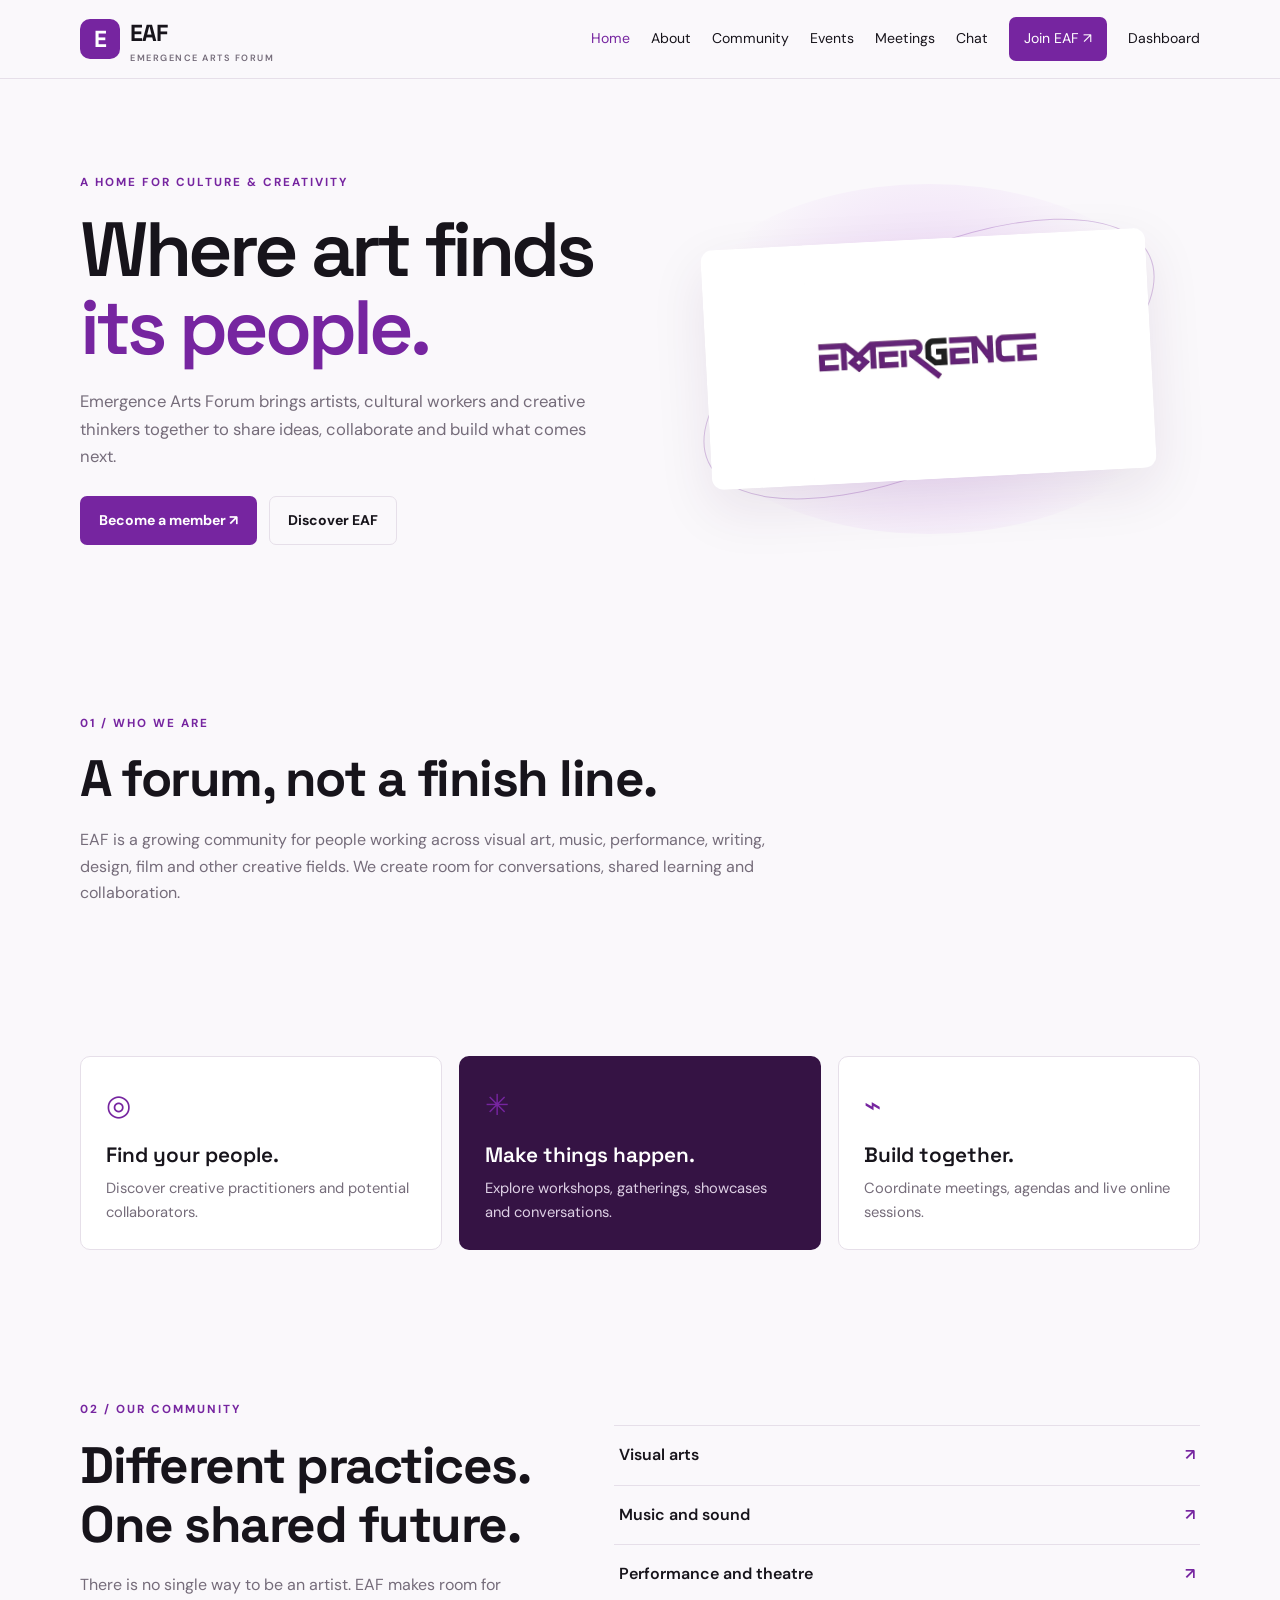
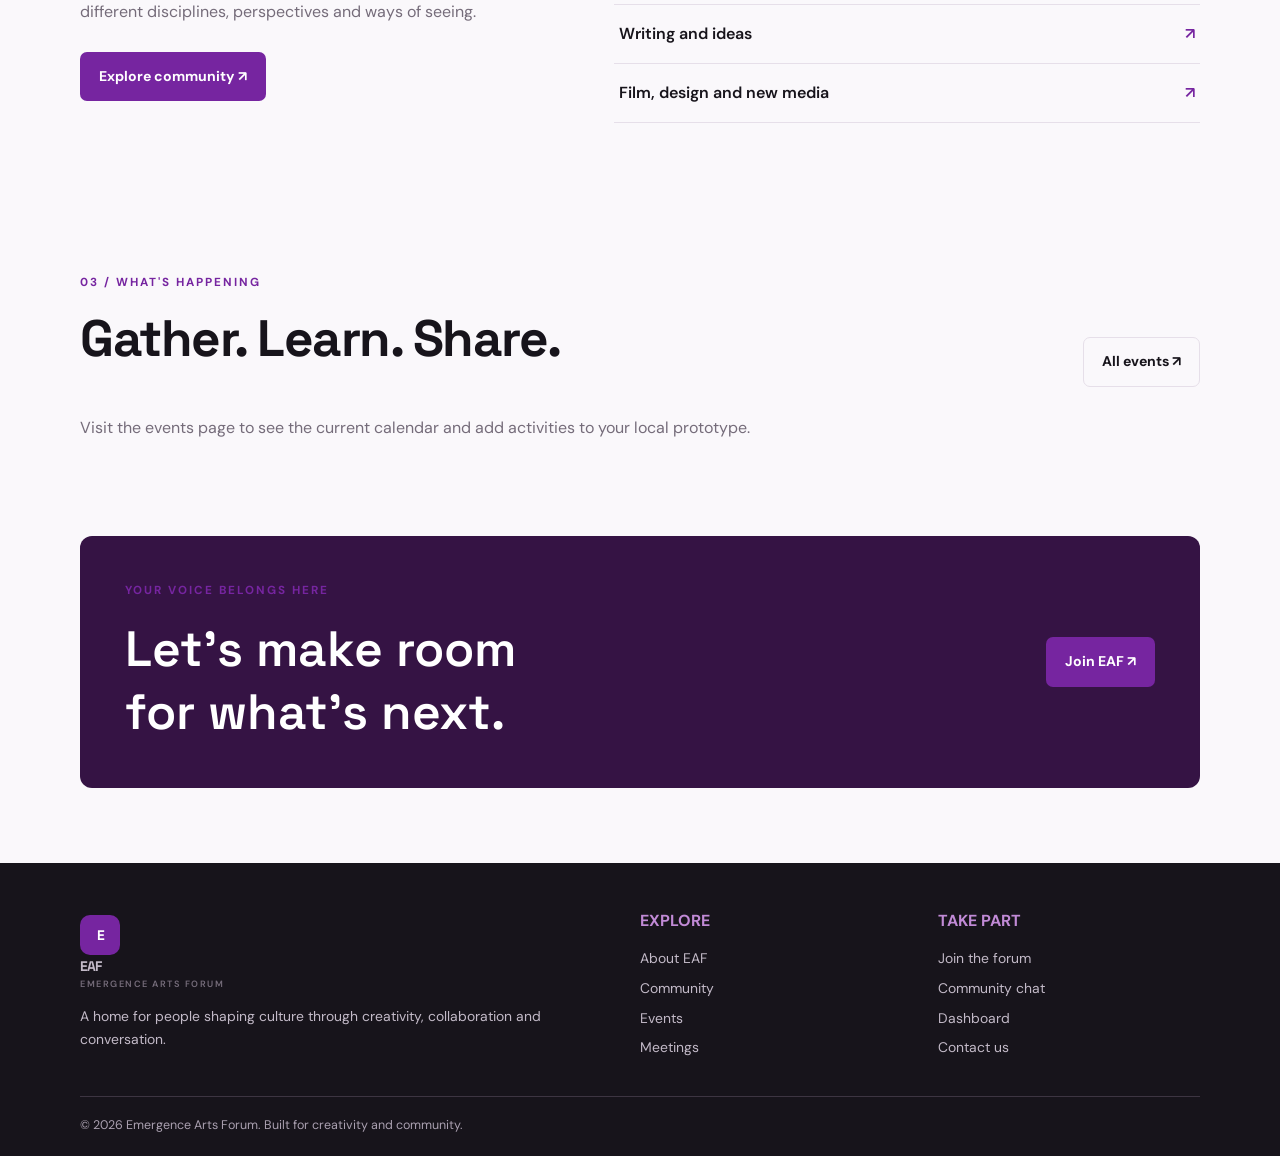
<file: index.html>
<!DOCTYPE html>
<html lang="en">
<head>
  <meta charset="UTF-8">
  <meta name="viewport" content="width=device-width, initial-scale=1.0">
  <meta name="description" content="Emergence Arts Forum — a home for artists and creative thinkers.">
  <title>EAF | Emergence Arts Forum</title>
  <link rel="stylesheet" href="styles.css">
</head>
<body data-page="home">
  <div id="site-header"></div>

  <main>
    <section class="container hero">
      <div>
        <p class="eyebrow">A HOME FOR CULTURE & CREATIVITY</p>
        <h1>Where art finds<br><span class="gradient-text">its people.</span></h1>
        <p class="lede">
          Emergence Arts Forum brings artists, cultural workers and
          creative thinkers together to share ideas, collaborate and
          build what comes next.
        </p>
        <div class="hero-actions">
          <a href="join.html" class="button button-primary">Become a member ↗</a>
          <a href="about.html" class="button button-outline">Discover EAF</a>
        </div>
      </div>

      <div class="hero-art">
        <div class="orbit"></div>
        <img src="emergence logo.jpeg" alt="Emergence logo">
      </div>
    </section>

    <section class="container section">
      <p class="eyebrow">01 / WHO WE ARE</p>
      <h2>A forum, not a finish line.</h2>
      <p class="section-copy">
        EAF is a growing community for people working across visual art,
        music, performance, writing, design, film and other creative fields.
        We create room for conversations, shared learning and collaboration.
      </p>
    </section>

    <section class="container section">
      <div class="cards">
        <a class="card" href="community.html">
          <div class="card-icon">◎</div>
          <h3>Find your people.</h3>
          <p>Discover creative practitioners and potential collaborators.</p>
        </a>

        <a class="card card-purple" href="events.html">
          <div class="card-icon">✳</div>
          <h3>Make things happen.</h3>
          <p>Explore workshops, gatherings, showcases and conversations.</p>
        </a>

        <a class="card" href="meetings.html">
          <div class="card-icon">⌁</div>
          <h3>Build together.</h3>
          <p>Coordinate meetings, agendas and live online sessions.</p>
        </a>
      </div>
    </section>

    <section class="container section split">
      <div>
        <p class="eyebrow">02 / OUR COMMUNITY</p>
        <h2>Different practices.<br>One shared future.</h2>
        <p class="section-copy">
          There is no single way to be an artist. EAF makes room for
          different disciplines, perspectives and ways of seeing.
        </p>
        <br>
        <a href="community.html" class="button button-primary">Explore community ↗</a>
      </div>

      <div class="discipline-list">
        <a href="community.html">Visual arts <span>↗</span></a>
        <a href="community.html">Music and sound <span>↗</span></a>
        <a href="community.html">Performance and theatre <span>↗</span></a>
        <a href="community.html">Writing and ideas <span>↗</span></a>
        <a href="community.html">Film, design and new media <span>↗</span></a>
      </div>
    </section>

    <section class="container section">
      <div class="section-heading">
        <div>
          <p class="eyebrow">03 / WHAT'S HAPPENING</p>
          <h2>Gather. Learn. Share.</h2>
        </div>
        <a href="events.html" class="button button-outline">All events ↗</a>
      </div>
      <p class="section-copy">
        Visit the events page to see the current calendar and add activities
        to your local prototype.
      </p>
    </section>

    <section class="container cta">
      <div>
        <p class="eyebrow">YOUR VOICE BELONGS HERE</p>
        <h2>Let's make room<br>for what's next.</h2>
      </div>
      <a href="join.html" class="button button-primary">Join EAF ↗</a>
    </section>
  </main>

  <div id="site-footer"></div>
  <script src="app.js"></script>
</body>
</html>
</file>
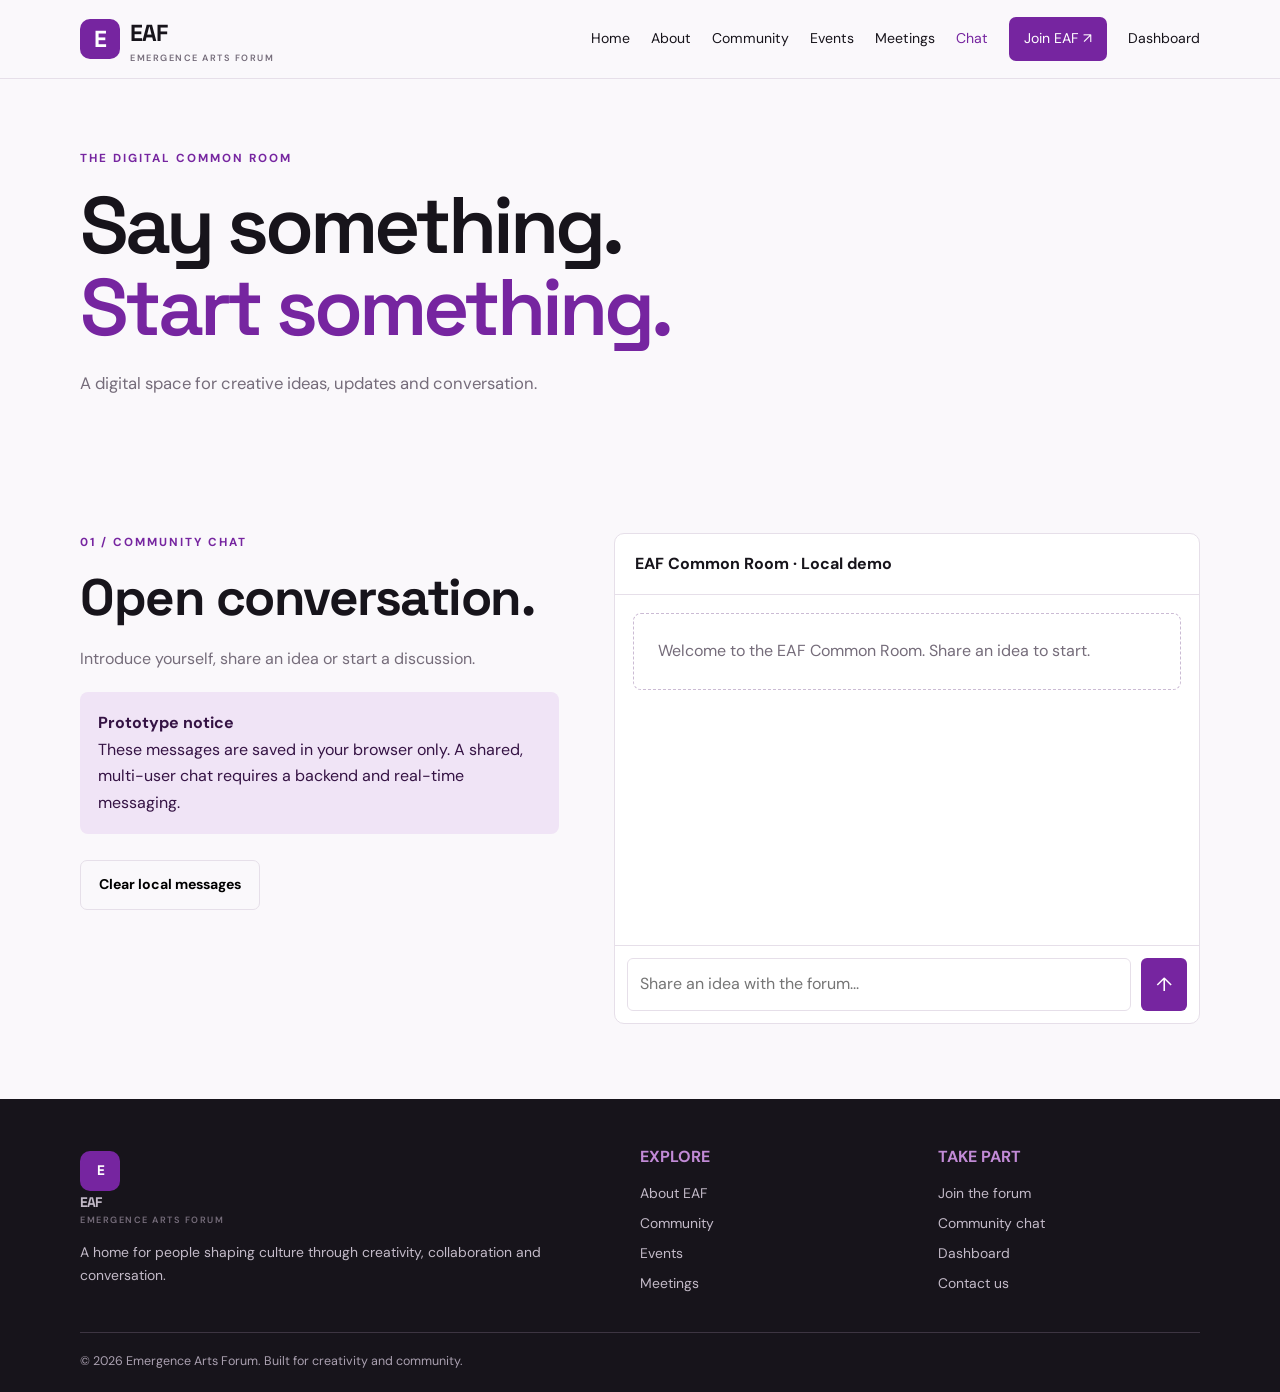
<file: chat.html>
<!DOCTYPE html>
<html lang="en">
<head>
  <meta charset="UTF-8">
  <meta name="viewport" content="width=device-width, initial-scale=1">
  <title>Community Chat | EAF</title>
  <link rel="stylesheet" href="styles.css">
</head>
<body data-page="chat">
  <div id="site-header"></div>

  <main class="container">
    <section class="page-hero">
      <p class="eyebrow">THE DIGITAL COMMON ROOM</p>
      <h1>Say something.<br><span class="gradient-text">Start something.</span></h1>
      <p class="lede">
        A digital space for creative ideas, updates and conversation.
      </p>
    </section>

    <section class="section split">
      <div>
        <p class="eyebrow">01 / COMMUNITY CHAT</p>
        <h2>Open conversation.</h2>
        <p class="section-copy">
          Introduce yourself, share an idea or start a discussion.
        </p>

        <div class="notice">
          <strong>Prototype notice</strong>
          <p>
            These messages are saved in your browser only. A shared,
            multi-user chat requires a backend and real-time messaging.
          </p>
        </div>

        <br>
        <button id="clear-chat" class="button button-outline">
          Clear local messages
        </button>
      </div>

      <div class="chat-panel">
        <div class="chat-header">EAF Common Room · Local demo</div>

        <div id="chat-messages" class="chat-messages"
          aria-live="polite"></div>

        <form id="chat-form" class="chat-compose">
          <label for="chat-input" class="hidden">Your message</label>
          <input id="chat-input" name="message" required maxlength="1000"
            placeholder="Share an idea with the forum...">
          <button type="submit" aria-label="Send message">↑</button>
        </form>
      </div>
    </section>
  </main>

  <div id="site-footer"></div>
  <script src="app.js"></script>
</body>
</html>
</file>
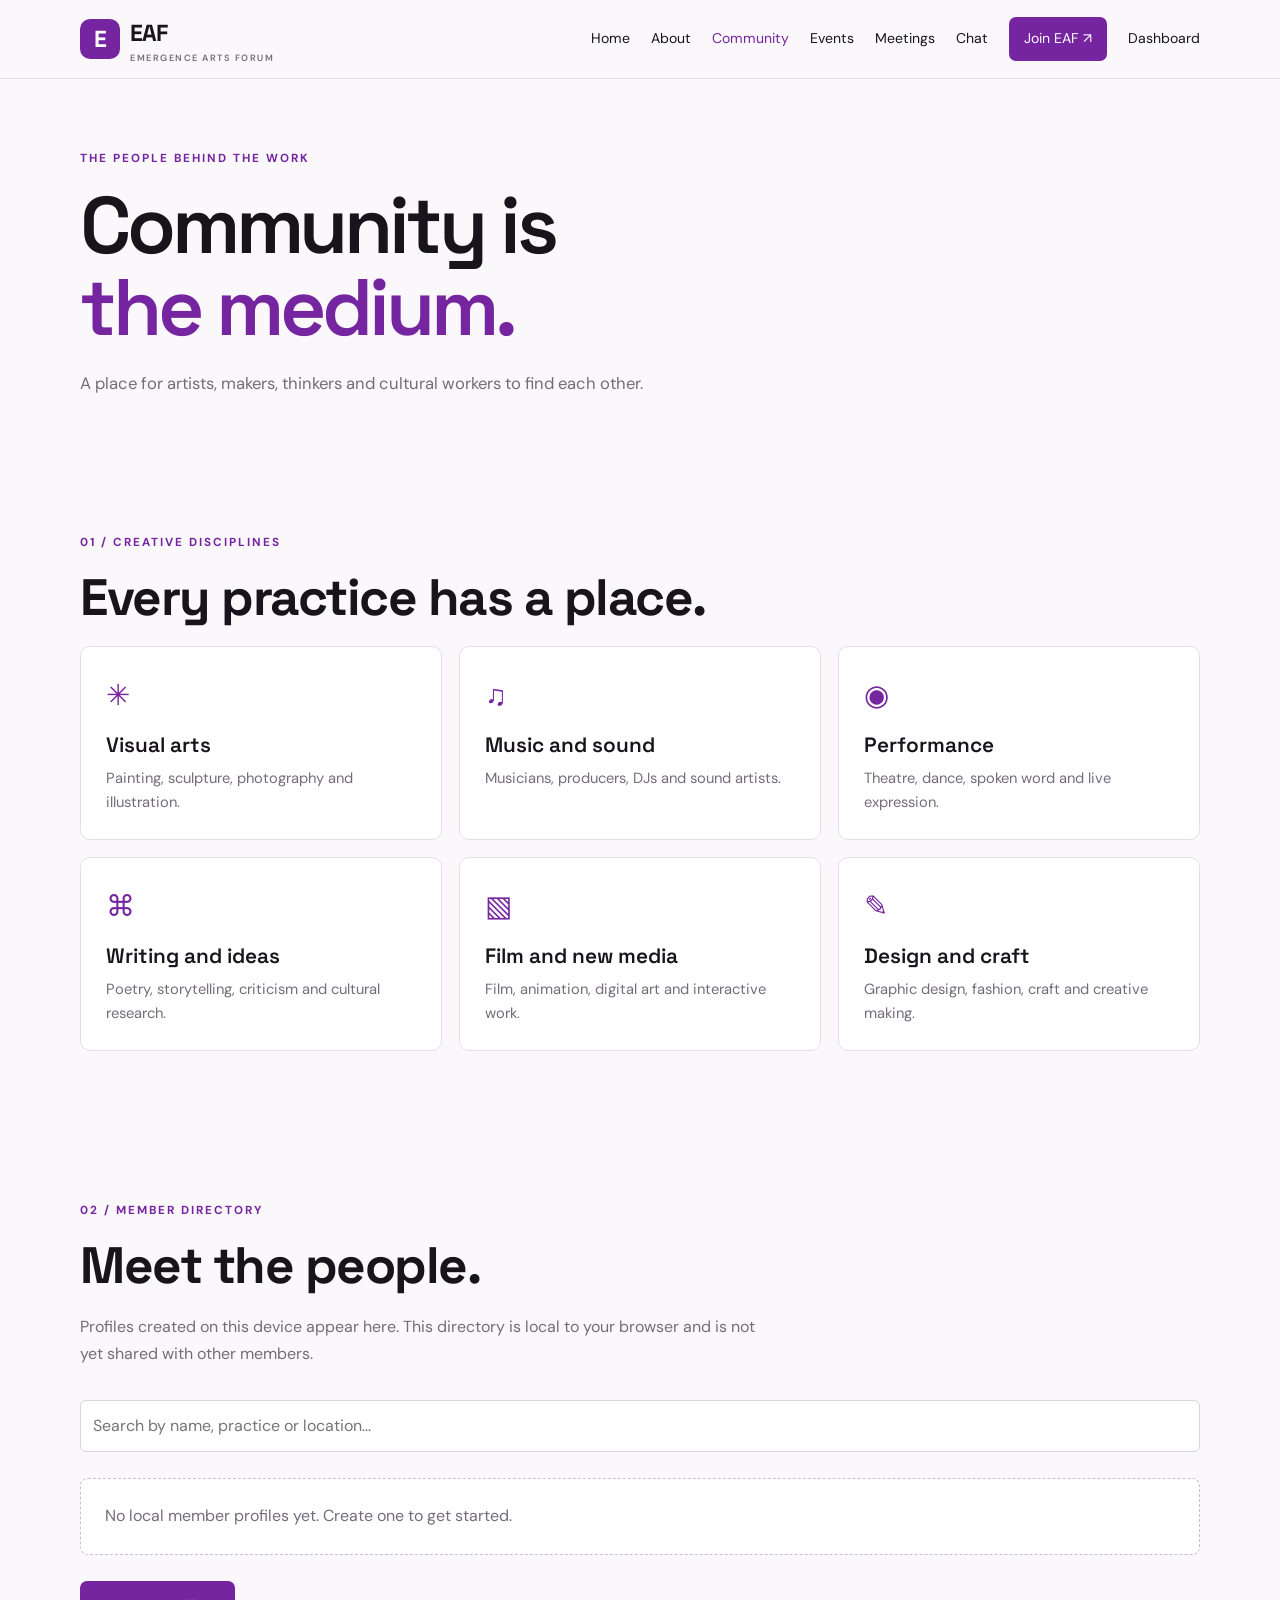
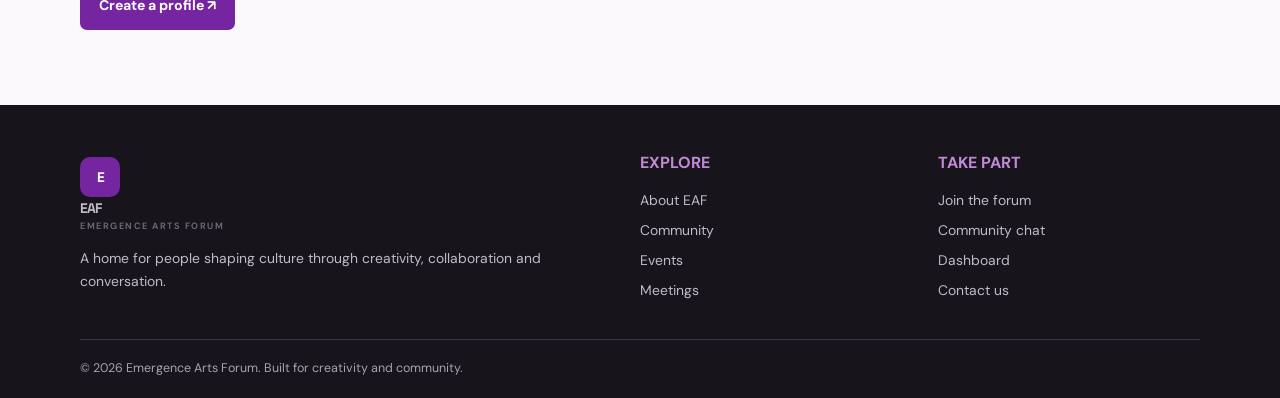
<file: community.html>
<!DOCTYPE html>
<html lang="en">
<head>
  <meta charset="UTF-8">
  <meta name="viewport" content="width=device-width, initial-scale=1">
  <title>Community | EAF</title>
  <link rel="stylesheet" href="styles.css">
</head>
<body data-page="community">
  <div id="site-header"></div>

  <main class="container">
    <section class="page-hero">
      <p class="eyebrow">THE PEOPLE BEHIND THE WORK</p>
      <h1>Community is<br><span class="gradient-text">the medium.</span></h1>
      <p class="lede">
        A place for artists, makers, thinkers and cultural workers
        to find each other.
      </p>
    </section>

    <section class="section">
      <p class="eyebrow">01 / CREATIVE DISCIPLINES</p>
      <h2>Every practice has a place.</h2>
      <div class="cards">
        <article class="card"><div class="card-icon">✳</div><h3>Visual arts</h3><p>Painting, sculpture, photography and illustration.</p></article>
        <article class="card"><div class="card-icon">♫</div><h3>Music and sound</h3><p>Musicians, producers, DJs and sound artists.</p></article>
        <article class="card"><div class="card-icon">◉</div><h3>Performance</h3><p>Theatre, dance, spoken word and live expression.</p></article>
        <article class="card"><div class="card-icon">⌘</div><h3>Writing and ideas</h3><p>Poetry, storytelling, criticism and cultural research.</p></article>
        <article class="card"><div class="card-icon">▧</div><h3>Film and new media</h3><p>Film, animation, digital art and interactive work.</p></article>
        <article class="card"><div class="card-icon">✎</div><h3>Design and craft</h3><p>Graphic design, fashion, craft and creative making.</p></article>
      </div>
    </section>

    <section class="section">
      <p class="eyebrow">02 / MEMBER DIRECTORY</p>
      <h2>Meet the people.</h2>
      <p class="section-copy">
        Profiles created on this device appear here. This directory is
        local to your browser and is not yet shared with other members.
      </p>
      <br>
      <input
        id="member-search"
        class="search-input"
        type="search"
        placeholder="Search by name, practice or location..."
        aria-label="Search members"
      >
      <br><br>
      <div id="member-directory" class="item-list"></div>
      <br>
      <a href="join.html" class="button button-primary">Create a profile ↗</a>
    </section>
  </main>

  <div id="site-footer"></div>
  <script src="app.js"></script>
</body>
</html>
</file>
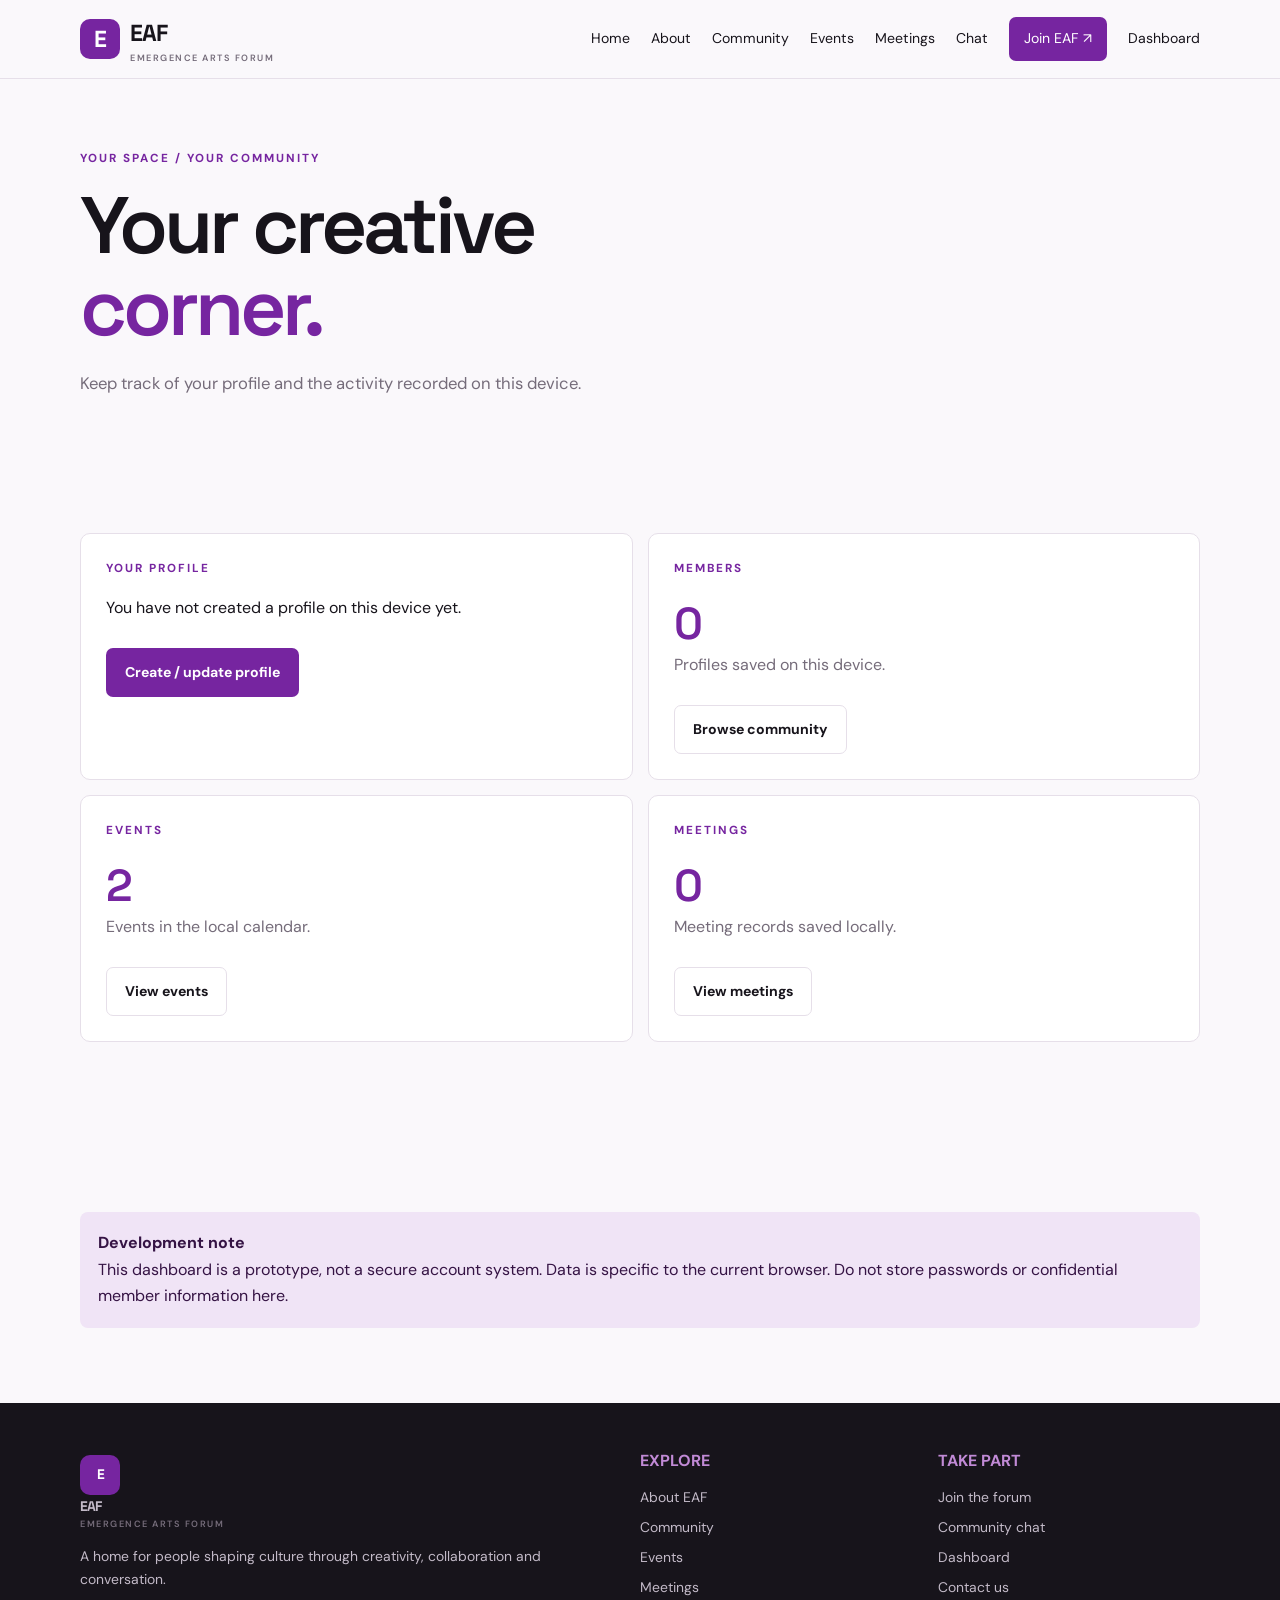
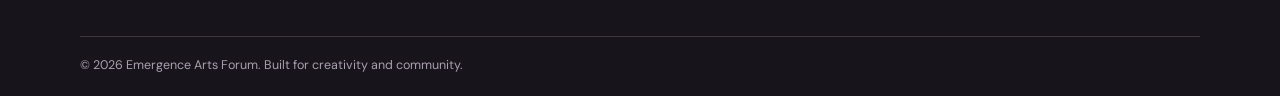
<file: dashboard.html>
<!DOCTYPE html>
<html lang="en">
<head>
  <meta charset="UTF-8">
  <meta name="viewport" content="width=device-width, initial-scale=1">
  <title>My EAF | Member Dashboard</title>
  <link rel="stylesheet" href="styles.css">
</head>
<body data-page="dashboard">
  <div id="site-header"></div>

  <main class="container">
    <section class="page-hero">
      <p class="eyebrow">YOUR SPACE / YOUR COMMUNITY</p>
      <h1>Your creative<br><span class="gradient-text">corner.</span></h1>
      <p class="lede">
        Keep track of your profile and the activity recorded on this device.
      </p>
    </section>

    <section class="section">
      <div class="dashboard-grid">
        <article class="dashboard-card">
          <p class="eyebrow">YOUR PROFILE</p>
          <div id="dashboard-profile">
            Loading profile...
          </div>
          <br>
          <a class="button button-primary" href="join.html">
            Create / update profile
          </a>
        </article>

        <article class="dashboard-card">
          <p class="eyebrow">MEMBERS</p>
          <div id="dashboard-members" class="dashboard-number">0</div>
          <p class="section-copy">Profiles saved on this device.</p>
          <br>
          <a href="community.html" class="button button-outline">
            Browse community
          </a>
        </article>

        <article class="dashboard-card">
          <p class="eyebrow">EVENTS</p>
          <div id="dashboard-events" class="dashboard-number">0</div>
          <p class="section-copy">Events in the local calendar.</p>
          <br>
          <a href="events.html" class="button button-outline">
            View events
          </a>
        </article>

        <article class="dashboard-card">
          <p class="eyebrow">MEETINGS</p>
          <div id="dashboard-meetings" class="dashboard-number">0</div>
          <p class="section-copy">Meeting records saved locally.</p>
          <br>
          <a href="meetings.html" class="button button-outline">
            View meetings
          </a>
        </article>
      </div>
    </section>

    <section class="section">
      <div class="notice">
        <strong>Development note</strong>
        <p>
          This dashboard is a prototype, not a secure account system.
          Data is specific to the current browser. Do not store passwords
          or confidential member information here.
        </p>
      </div>
    </section>
  </main>

  <div id="site-footer"></div>
  <script src="app.js"></script>
</body>
</html>
</file>
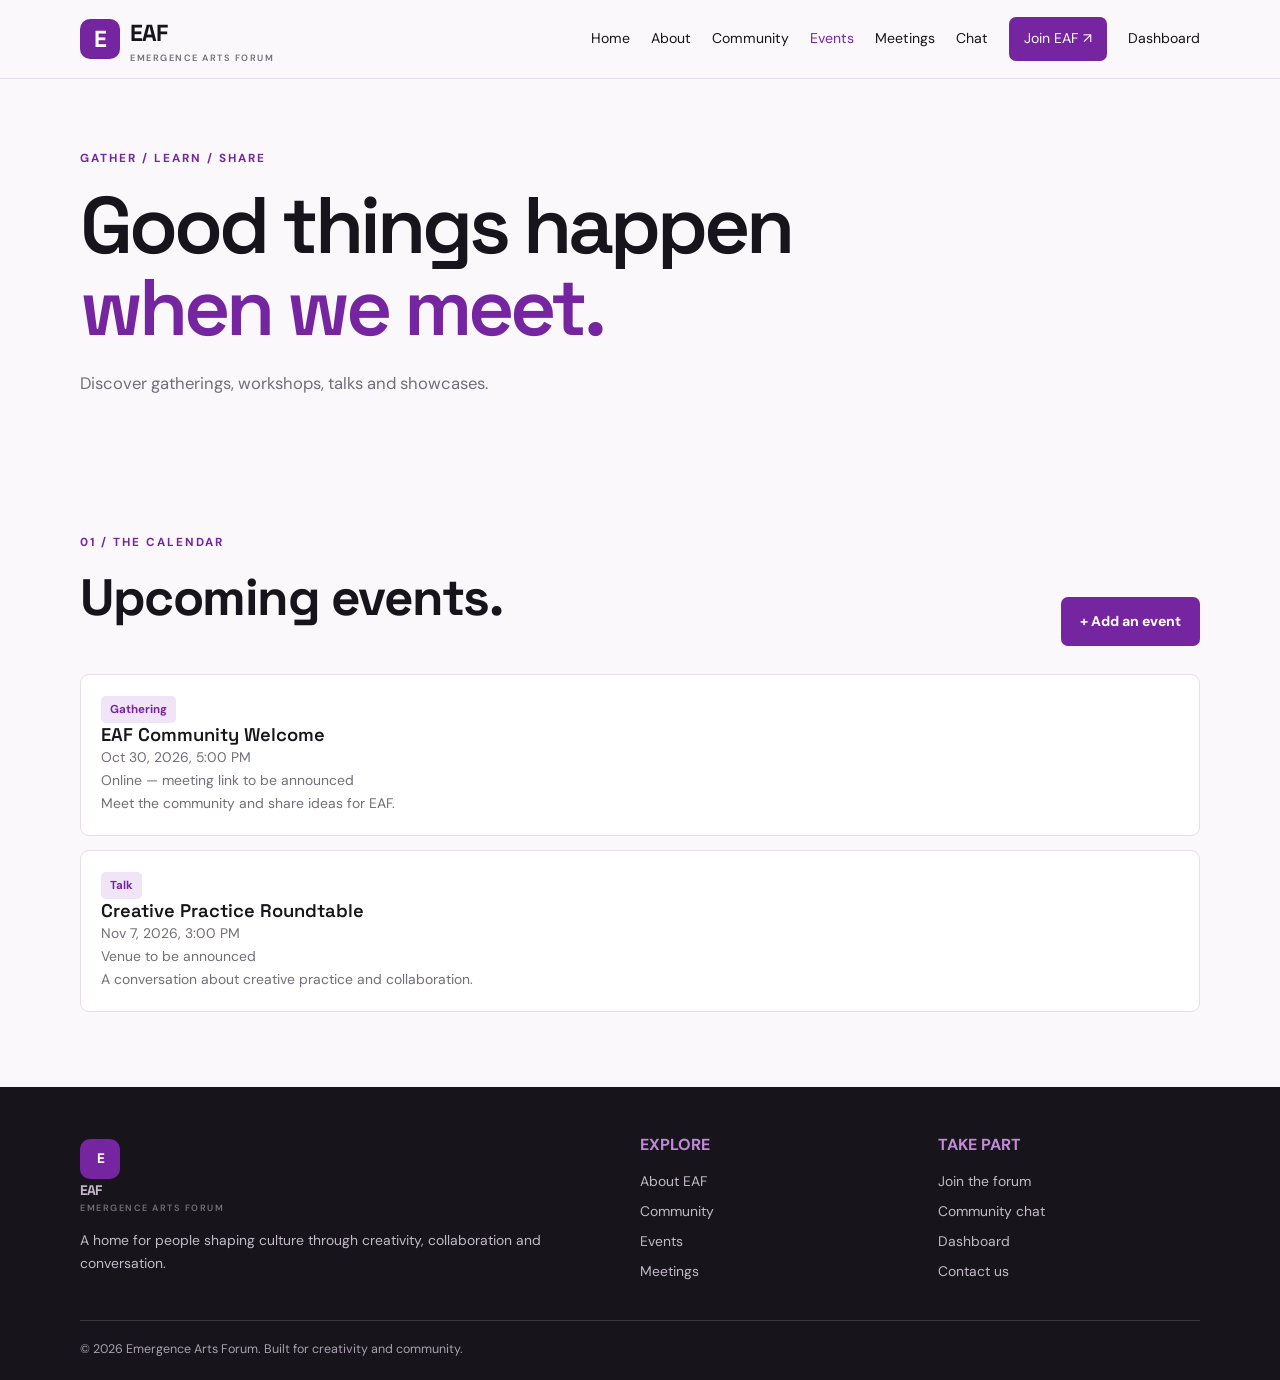
<file: events.html>
<!DOCTYPE html>
<html lang="en">
<head>
  <meta charset="UTF-8">
  <meta name="viewport" content="width=device-width, initial-scale=1">
  <title>Events | EAF</title>
  <link rel="stylesheet" href="styles.css">
</head>
<body data-page="events">
  <div id="site-header"></div>

  <main class="container">
    <section class="page-hero">
      <p class="eyebrow">GATHER / LEARN / SHARE</p>
      <h1>Good things happen<br><span class="gradient-text">when we meet.</span></h1>
      <p class="lede">Discover gatherings, workshops, talks and showcases.</p>
    </section>

    <section class="section">
      <div class="section-heading">
        <div>
          <p class="eyebrow">01 / THE CALENDAR</p>
          <h2>Upcoming events.</h2>
        </div>
        <button id="toggle-event-form" class="button button-primary">
          + Add an event
        </button>
      </div>

      <form id="event-form" class="form-panel hidden">
        <h3>Create an event</h3>

        <div class="form-grid">
          <label>Event title
            <input name="title" required maxlength="100"
              placeholder="Creative workshop">
          </label>

          <label>Date and time
            <input name="date" type="datetime-local" required>
          </label>

          <label>Location or meeting URL
            <input name="location" required
              placeholder="Venue or https://...">
          </label>

          <label>Category
            <select name="category">
              <option>Gathering</option>
              <option>Workshop</option>
              <option>Showcase</option>
              <option>Talk</option>
              <option>Meeting</option>
            </select>
          </label>
        </div>

        <label>Description
          <textarea name="description" rows="4"
            placeholder="Tell people what to expect"></textarea>
        </label>

        <button type="submit" class="button button-primary">Save event</button>
        <p class="small-note">
          Events saved here are not automatically visible to other users.
        </p>
      </form>

      <div id="event-list" class="item-list"></div>
    </section>
  </main>

  <div id="site-footer"></div>
  <script src="app.js"></script>
</body>
</html>
</file>
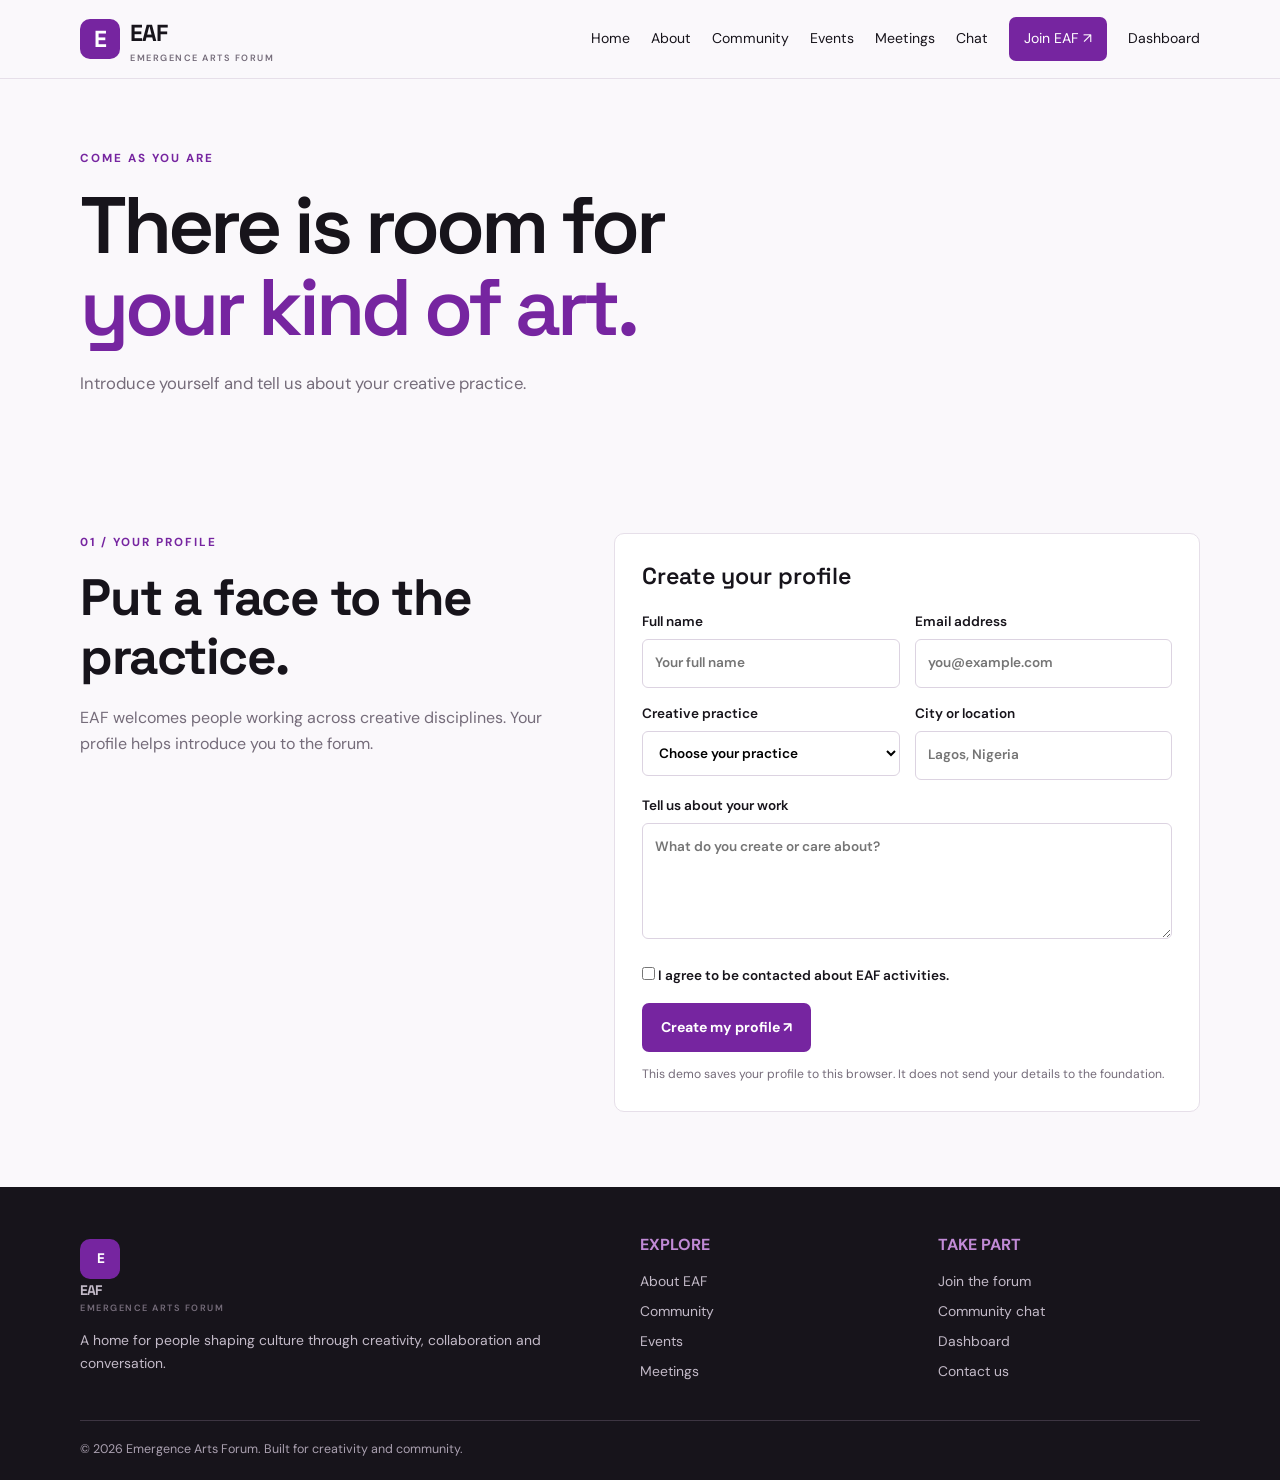
<file: join.html>
<!DOCTYPE html>
<html lang="en">
<head>
  <meta charset="UTF-8">
  <meta name="viewport" content="width=device-width, initial-scale=1">
  <title>Join EAF | Emergence Arts Forum</title>
  <link rel="stylesheet" href="styles.css">
</head>
<body data-page="join">
  <div id="site-header"></div>

  <main class="container">
    <section class="page-hero">
      <p class="eyebrow">COME AS YOU ARE</p>
      <h1>There is room for<br><span class="gradient-text">your kind of art.</span></h1>
      <p class="lede">
        Introduce yourself and tell us about your creative practice.
      </p>
    </section>

    <section class="section split">
      <div>
        <p class="eyebrow">01 / YOUR PROFILE</p>
        <h2>Put a face to the practice.</h2>
        <p class="section-copy">
          EAF welcomes people working across creative disciplines.
          Your profile helps introduce you to the forum.
        </p>
      </div>

      <form id="join-form" class="form-panel">
        <h3>Create your profile</h3>

        <div class="form-grid">
          <label>Full name
            <input name="name" required maxlength="80"
              placeholder="Your full name">
          </label>

          <label>Email address
            <input name="email" type="email" required
              placeholder="you@example.com">
          </label>

          <label>Creative practice
            <select name="practice" required>
              <option value="">Choose your practice</option>
              <option>Visual arts</option>
              <option>Music and sound</option>
              <option>Performance and theatre</option>
              <option>Writing and ideas</option>
              <option>Film and new media</option>
              <option>Design and craft</option>
              <option>Arts administration</option>
              <option>Other / interdisciplinary</option>
            </select>
          </label>

          <label>City or location
            <input name="location" maxlength="100"
              placeholder="Lagos, Nigeria">
          </label>
        </div>

        <label>Tell us about your work
          <textarea name="bio" rows="4" maxlength="600"
            placeholder="What do you create or care about?"></textarea>
        </label>

        <label>
          <input type="checkbox" required style="width:auto">
          I agree to be contacted about EAF activities.
        </label>

        <button type="submit" class="button button-primary">
          Create my profile ↗
        </button>

        <p class="small-note">
          This demo saves your profile to this browser. It does not send
          your details to the foundation.
        </p>

        <div id="join-success" class="notice hidden" role="status"></div>
      </form>
    </section>
  </main>

  <div id="site-footer"></div>
  <script src="app.js"></script>
</body>
</html>
</file>
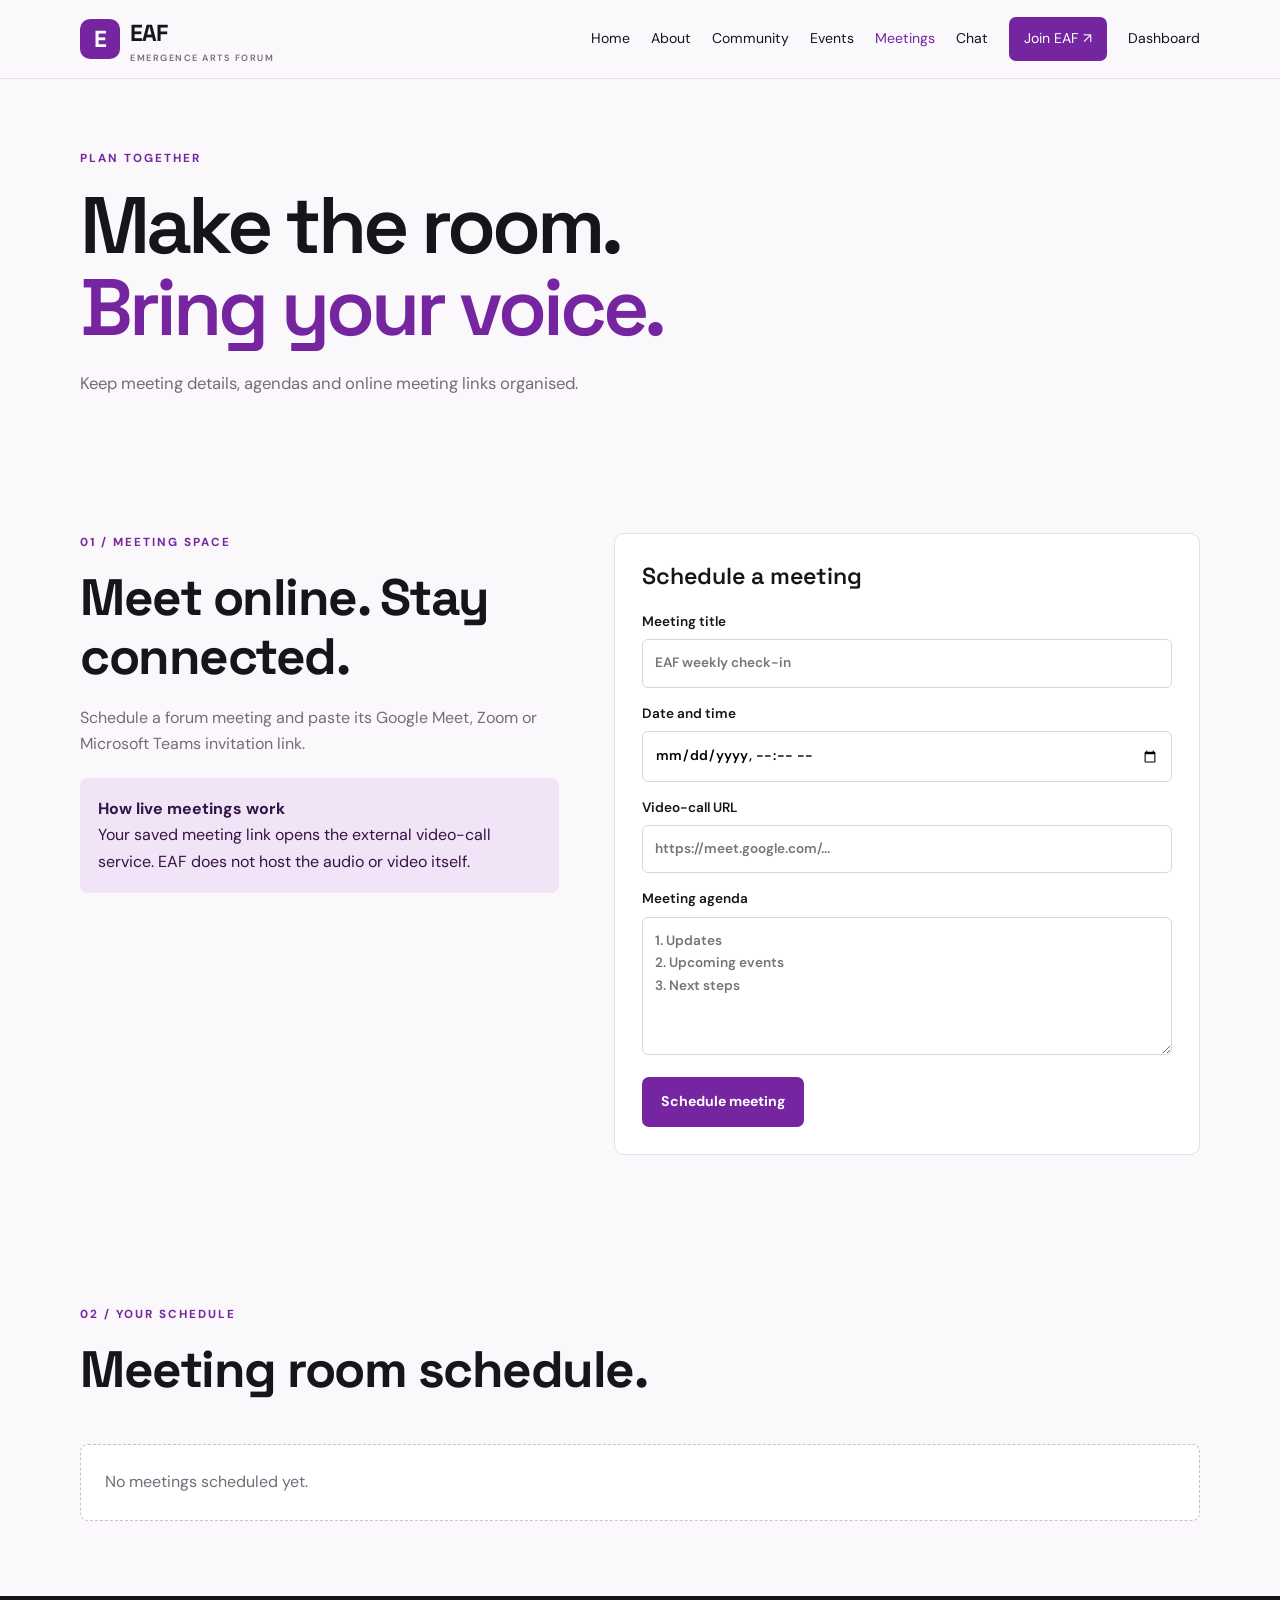
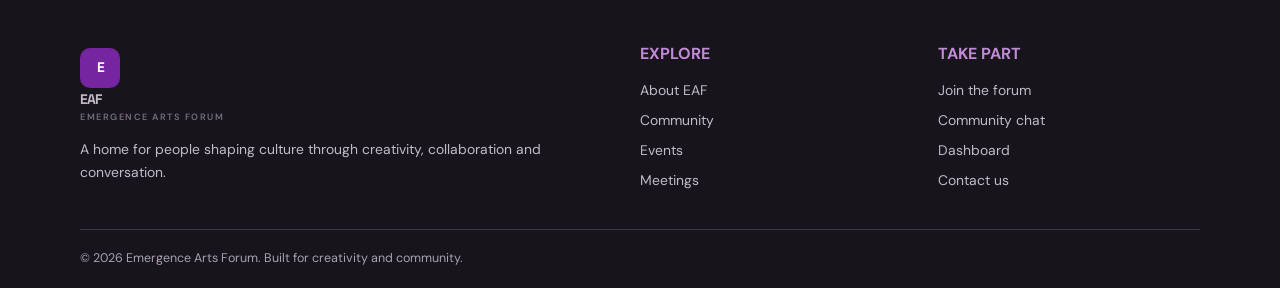
<file: meetings.html>
<!DOCTYPE html>
<html lang="en">
<head>
  <meta charset="UTF-8">
  <meta name="viewport" content="width=device-width, initial-scale=1">
  <title>Meetings | EAF</title>
  <link rel="stylesheet" href="styles.css">
</head>
<body data-page="meetings">
  <div id="site-header"></div>

  <main class="container">
    <section class="page-hero">
      <p class="eyebrow">PLAN TOGETHER</p>
      <h1>Make the room.<br><span class="gradient-text">Bring your voice.</span></h1>
      <p class="lede">
        Keep meeting details, agendas and online meeting links organised.
      </p>
    </section>

    <section class="section split">
      <div>
        <p class="eyebrow">01 / MEETING SPACE</p>
        <h2>Meet online. Stay connected.</h2>
        <p class="section-copy">
          Schedule a forum meeting and paste its Google Meet, Zoom
          or Microsoft Teams invitation link.
        </p>

        <div class="notice">
          <strong>How live meetings work</strong>
          <p>
            Your saved meeting link opens the external video-call service.
            EAF does not host the audio or video itself.
          </p>
        </div>
      </div>

      <form id="meeting-form" class="form-panel">
        <h3>Schedule a meeting</h3>

        <label>Meeting title
          <input name="title" required
            placeholder="EAF weekly check-in">
        </label>

        <label>Date and time
          <input name="date" type="datetime-local" required>
        </label>

        <label>Video-call URL
          <input name="link" type="url" required
            placeholder="https://meet.google.com/...">
        </label>

        <label>Meeting agenda
          <textarea name="agenda" rows="5"
            placeholder="1. Updates&#10;2. Upcoming events&#10;3. Next steps"></textarea>
        </label>

        <button type="submit" class="button button-primary">
          Schedule meeting
        </button>
      </form>
    </section>

    <section class="section">
      <p class="eyebrow">02 / YOUR SCHEDULE</p>
      <h2>Meeting room schedule.</h2>
      <br>
      <div id="meeting-list" class="item-list"></div>
    </section>
  </main>

  <div id="site-footer"></div>
  <script src="app.js"></script>
</body>
</html>
</file>
<file: styles.css>
@import url('https://fonts.googleapis.com/css2?family=Space+Grotesk:wght@400;500;600;700&family=DM+Sans:wght@400;500;600;700&display=swap');

:root {
  --purple: #7625a0;
  --purple-dark: #351344;
  --purple-light: #f0e4f6;
  --black: #17141b;
  --white: #ffffff;
  --background: #faf8fb;
  --muted: #756c7a;
  --border: #e6dfe9;
  --display: "Space Grotesk", Arial, sans-serif;
  --body: "DM Sans", Arial, sans-serif;
}

* {
  box-sizing: border-box;
  margin: 0;
  padding: 0;
}

html { scroll-behavior: smooth; }

body {
  font-family: var(--body);
  color: var(--black);
  background: var(--background);
  line-height: 1.65;
}

a { color: inherit; text-decoration: none; }
button, input, textarea, select { font: inherit; }
button { cursor: pointer; }

.container {
  width: min(1120px, 90%);
  margin-inline: auto;
}

.site-header {
  position: sticky;
  top: 0;
  z-index: 1000;
  background: rgba(250,248,251,.95);
  backdrop-filter: blur(15px);
  border-bottom: 1px solid var(--border);
}

.navbar {
  width: min(1120px, 92%);
  min-height: 78px;
  margin: auto;
  display: flex;
  align-items: center;
  justify-content: space-between;
  gap: 20px;
}

.brand {
  display: flex;
  align-items: center;
  gap: 10px;
  font-family: var(--display);
  font-weight: 700;
  font-size: 1.45rem;
  letter-spacing: -1px;
}

.brand-mark {
  width: 40px;
  height: 40px;
  display: grid;
  place-items: center;
  color: white;
  background: var(--purple);
  border-radius: 10px;
}

.brand small {
  display: block;
  font: 600 .57rem var(--body);
  letter-spacing: 1.5px;
  color: var(--muted);
}

.nav-links {
  display: flex;
  align-items: center;
  gap: 21px;
  font-size: .88rem;
}

.nav-links a:hover,
.nav-links a.active { color: var(--purple); }

.nav-links .nav-cta {
  padding: 10px 15px;
  background: var(--purple);
  color: white;
  border-radius: 7px;
}

.menu-toggle {
  display: none;
  border: 0;
  background: transparent;
  font-size: 1.8rem;
}

.hero {
  min-height: 560px;
  padding: 75px 0;
  display: grid;
  grid-template-columns: 1fr 1fr;
  gap: 35px;
  align-items: center;
}

.eyebrow {
  color: var(--purple);
  font-size: .73rem;
  font-weight: 700;
  letter-spacing: 2px;
  margin-bottom: 17px;
}

.hero h1,
.page-hero h1 {
  font: 600 clamp(3rem, 6vw, 5.5rem)/1.02 var(--display);
  letter-spacing: -4px;
  margin-bottom: 22px;
}

.gradient-text {
  color: var(--purple);
}

.lede {
  max-width: 570px;
  color: var(--muted);
  font-size: 1.04rem;
  margin-bottom: 25px;
}

.hero-actions {
  display: flex;
  flex-wrap: wrap;
  gap: 12px;
}

.button {
  display: inline-flex;
  align-items: center;
  justify-content: center;
  gap: 12px;
  padding: 12px 18px;
  border: 1px solid transparent;
  border-radius: 7px;
  font-size: .88rem;
  font-weight: 700;
  transition: .2s;
}

.button:hover { transform: translateY(-2px); }

.button-primary {
  background: var(--purple);
  color: white;
}

.button-primary:hover { background: var(--purple-dark); }

.button-outline {
  border-color: var(--border);
  background: transparent;
}

.hero-art {
  min-height: 350px;
  display: grid;
  place-items: center;
  position: relative;
  border-radius: 50%;
  background: radial-gradient(circle, #e9cef5, #faf8fb 70%);
}

.hero-art img {
  width: 82%;
  max-height: 240px;
  object-fit: contain;
  background: white;
  border-radius: 12px;
  transform: rotate(-3deg);
  box-shadow: 0 20px 55px #3c164b18;
}

.orbit {
  position: absolute;
  width: 90%;
  height: 60%;
  border: 1px solid #7625a045;
  border-radius: 50%;
  transform: rotate(-25deg);
  pointer-events: none;
}

.section { padding: 75px 0; }

.section h2,
.page-hero h1 {
  font-family: var(--display);
}

.section h2 {
  font-size: clamp(2rem, 4vw, 3.2rem);
  line-height: 1.15;
  letter-spacing: -1.5px;
  margin-bottom: 18px;
}

.section-copy {
  color: var(--muted);
  max-width: 700px;
}

.section-heading {
  display: flex;
  justify-content: space-between;
  align-items: end;
  gap: 20px;
  margin-bottom: 28px;
}

.cards {
  display: grid;
  grid-template-columns: repeat(3, 1fr);
  gap: 17px;
}

.card {
  padding: 25px;
  border: 1px solid var(--border);
  border-radius: 10px;
  background: white;
}

.card h3 {
  font: 600 1.3rem var(--display);
  margin: 12px 0 8px;
}

.card p { color: var(--muted); font-size: .92rem; }

.card-icon {
  color: var(--purple);
  font-size: 1.8rem;
}

.card-purple {
  background: var(--purple-dark);
  color: white;
  border-color: transparent;
}

.card-purple p { color: #ded0e5; }

.discipline-list {
  margin-top: 25px;
  border-top: 1px solid var(--border);
}

.discipline-list a {
  display: block;
  padding: 16px 5px;
  border-bottom: 1px solid var(--border);
  font-weight: 600;
}

.discipline-list a span {
  float: right;
  color: var(--purple);
}

.page-hero { padding: 70px 0 35px; }
.page-hero h1 { font-size: clamp(3rem, 7vw, 5rem); }
.page-hero .lede { max-width: 700px; }

.split {
  display: grid;
  grid-template-columns: .9fr 1.1fr;
  gap: 55px;
  align-items: start;
}

.prose p { color: var(--muted); margin-bottom: 18px; }

.form-panel {
  padding: 27px;
  background: white;
  border: 1px solid var(--border);
  border-radius: 10px;
}

.form-panel h3 {
  font: 600 1.45rem var(--display);
  margin-bottom: 20px;
}

.form-panel label {
  display: block;
  font-size: .85rem;
  font-weight: 600;
  margin-bottom: 15px;
}

.form-panel input,
.form-panel textarea,
.form-panel select,
.search-input {
  width: 100%;
  padding: 12px;
  border: 1px solid #dcd3e1;
  border-radius: 6px;
  margin-top: 6px;
  background: white;
  outline: none;
}

.form-panel input:focus,
.form-panel textarea:focus,
.form-panel select:focus,
.search-input:focus {
  border-color: var(--purple);
  box-shadow: 0 0 0 3px #7625a018;
}

.form-panel textarea { resize: vertical; }

.form-grid {
  display: grid;
  grid-template-columns: 1fr 1fr;
  gap: 0 15px;
}

.small-note {
  font-size: .76rem;
  color: var(--muted);
  margin-top: 12px;
}

.item-list { display: grid; gap: 14px; }

.list-item {
  background: white;
  border: 1px solid var(--border);
  border-radius: 9px;
  padding: 20px;
  display: flex;
  justify-content: space-between;
  align-items: center;
  gap: 20px;
}

.list-item h3 { font: 600 1.15rem var(--display); }
.list-item p { color: var(--muted); font-size: .87rem; }

.tag {
  display: inline-block;
  color: var(--purple);
  background: var(--purple-light);
  padding: 4px 9px;
  border-radius: 5px;
  font-size: .72rem;
  font-weight: 700;
}

.icon-button {
  border: 1px solid var(--border);
  background: white;
  padding: 8px 12px;
  border-radius: 6px;
}

.chat-panel {
  background: white;
  border: 1px solid var(--border);
  border-radius: 10px;
  overflow: hidden;
}

.chat-header {
  padding: 17px 20px;
  border-bottom: 1px solid var(--border);
  font-weight: 700;
}

.chat-messages {
  height: 350px;
  overflow-y: auto;
  padding: 18px;
  display: flex;
  flex-direction: column;
  gap: 12px;
}

.message {
  max-width: 85%;
  padding: 10px 13px;
  background: var(--purple-light);
  border-radius: 10px;
  overflow-wrap: anywhere;
}

.message.mine {
  align-self: flex-end;
  background: var(--purple);
  color: white;
}

.message small { display: block; opacity: .7; margin-bottom: 4px; }

.chat-compose {
  padding: 12px;
  display: flex;
  gap: 10px;
  border-top: 1px solid var(--border);
}

.chat-compose input {
  flex: 1;
  min-width: 0;
  padding: 12px;
  border: 1px solid var(--border);
  border-radius: 6px;
}

.chat-compose button {
  width: 46px;
  border: 0;
  border-radius: 6px;
  background: var(--purple);
  color: white;
  font-size: 1.2rem;
}

.notice {
  background: var(--purple-light);
  padding: 18px;
  border-radius: 8px;
  color: var(--purple-dark);
  margin-top: 20px;
}

.empty-state {
  background: white;
  padding: 24px;
  border: 1px dashed #cbbbd4;
  border-radius: 8px;
  color: var(--muted);
}

.dashboard-grid {
  display: grid;
  grid-template-columns: repeat(2, 1fr);
  gap: 15px;
}

.dashboard-card {
  padding: 25px;
  background: white;
  border: 1px solid var(--border);
  border-radius: 10px;
}

.dashboard-number {
  font: 600 2.8rem var(--display);
  color: var(--purple);
}

.cta {
  margin: 20px auto 75px;
  padding: 45px;
  border-radius: 12px;
  background: var(--purple-dark);
  color: white;
  display: flex;
  justify-content: space-between;
  align-items: center;
  gap: 20px;
}

.cta h2 { font: 600 clamp(2rem, 4vw, 3.1rem) var(--display); }

.site-footer {
  padding: 45px 0 20px;
  background: var(--black);
  color: white;
}

.footer-grid {
  display: grid;
  grid-template-columns: 2fr 1fr 1fr;
  gap: 35px;
  padding-bottom: 30px;
}

.site-footer p,
.site-footer a { color: #c3bac8; font-size: .87rem; }

.site-footer h4 {
  color: #c18ad6;
  margin-bottom: 12px;
}

.site-footer a { display: block; margin: 7px 0; }

.footer-bottom {
  border-top: 1px solid #3d3542;
  padding-top: 18px;
  color: #aaa0b0;
  font-size: .78rem;
}

.hidden { display: none !important; }

@media (max-width: 850px) {
  .menu-toggle { display: block; }
  .nav-links {
    display: none;
    position: absolute;
    top: 77px;
    left: 0;
    right: 0;
    padding: 15px 5% 22px;
    background: var(--background);
    border-bottom: 1px solid var(--border);
    flex-direction: column;
    align-items: stretch;
    gap: 0;
  }
  .nav-links.open { display: flex; }
  .nav-links a { padding: 11px 0; }
  .nav-links .nav-cta { text-align: center; margin-top: 8px; }
  .hero { grid-template-columns: 1fr; padding: 45px 0; }
  .hero-art { min-height: 280px; grid-row: 1; }
  .split { grid-template-columns: 1fr; gap: 25px; }
  .cards { grid-template-columns: repeat(2, 1fr); }
  .section-heading { align-items: start; flex-direction: column; }
  .cta { margin-inline: auto; }
}

@media (max-width: 560px) {
  .container { width: 90%; }
  .navbar { min-height: 70px; }
  .nav-links { top: 69px; }
  .hero h1, .page-hero h1 { letter-spacing: -2px; }
  .hero-art { min-height: 230px; }
  .section { padding: 48px 0; }
  .cards, .dashboard-grid, .form-grid { grid-template-columns: 1fr; }
  .page-hero { padding-top: 45px; }
  .form-panel { padding: 20px; }
  .list-item { align-items: flex-start; flex-direction: column; }
  .cta { padding: 28px 22px; flex-direction: column; align-items: flex-start; }
  .footer-grid { grid-template-columns: 1fr 1fr; }
  .footer-brand { grid-column: 1 / -1; }
  .footer-bottom { line-height: 1.8; }
}

@media (prefers-reduced-motion: reduce) {
  html { scroll-behavior: auto; }
  *, *::before, *::after { transition: none !important; }
}
</file>
